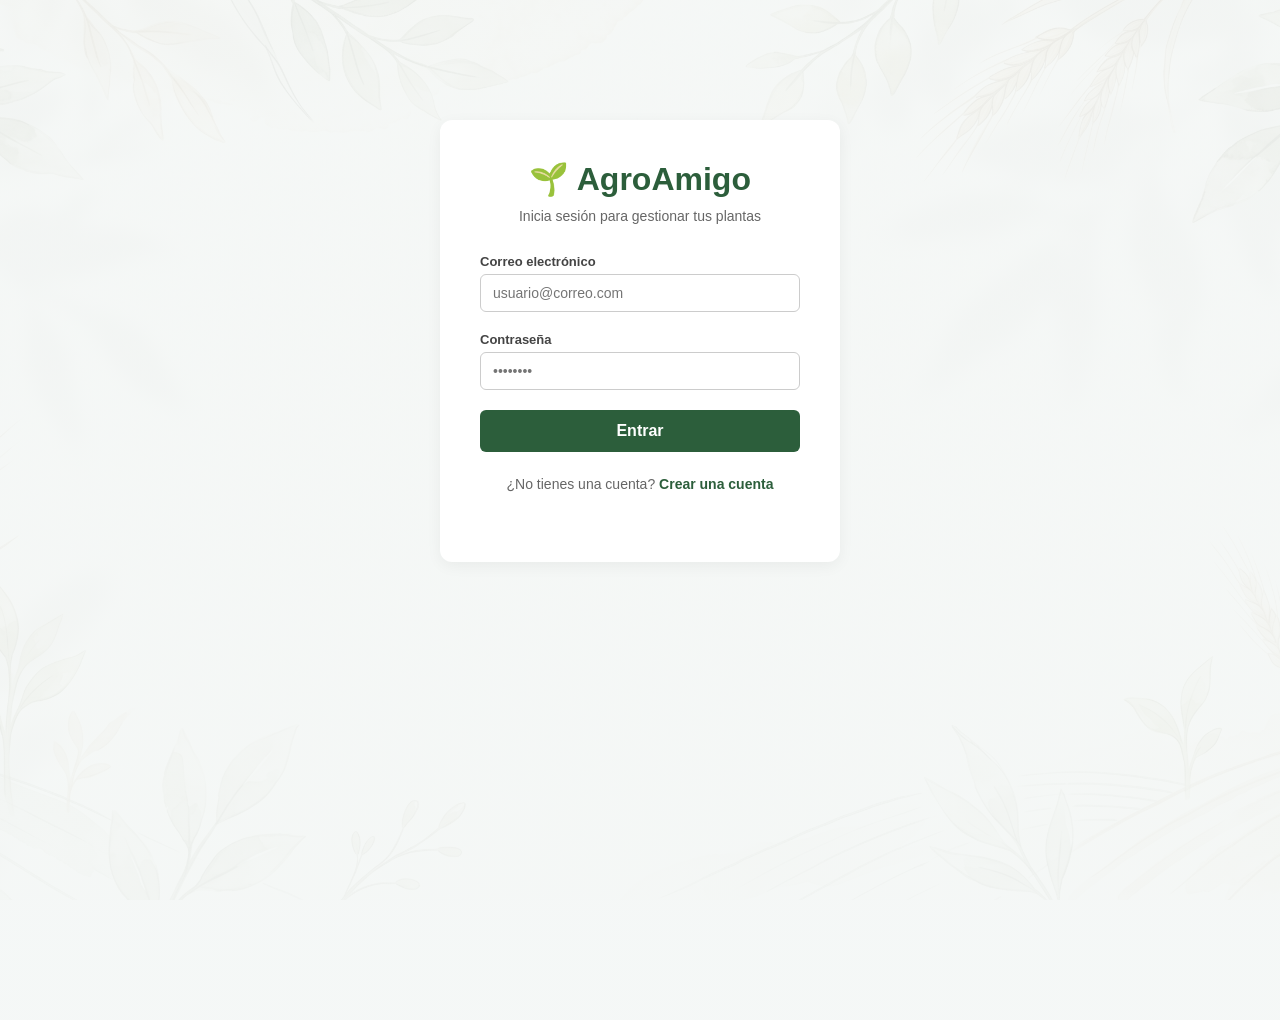
<file: index.html>
<!DOCTYPE html>
<html lang="es">
<head>
    <meta charset="UTF-8">
    <meta name="viewport" content="width=device-width, initial-scale=1.0">
    <title>AgroAmigo - Login</title>
    <link rel="stylesheet" href="styles.css">
</head>
<body>
    <div id="login-toast" class="login-toast" role="alert" aria-live="assertive" aria-atomic="true"></div>

    <div class="login-container">
        <h1>🌱 AgroAmigo</h1>
        <p>Inicia sesión para gestionar tus plantas</p>
        
        <form id="login-form" action="login.php" method="post" novalidate>
            <div class="input-group">
                <label for="email">Correo electrónico</label>
                <input type="email" id="email" name="email" placeholder="usuario@correo.com" required>
            </div>
            
            <div class="input-group">
                <label for="password">Contraseña</label>
                <input type="password" id="password" name="password" placeholder="••••••••" required>
            </div>
            
            <button type="submit" class="btn-login">Entrar</button>
        </form>

        <p class="account-prompt">¿No tienes una cuenta? <a href="signup.html">Crear una cuenta</a></p>
    </div>

    <script>
        const toast = document.getElementById('login-toast');
        const form = document.getElementById('login-form');
        const emailInput = document.getElementById('email');
        const messages = {
            missing_email: 'Escribe tu correo electrónico para continuar.',
            missing_password: 'Escribe tu contraseña para continuar.',
            invalid_email: 'El correo debe tener el formato nombre@dominio.com.',
            email_not_found: 'No encontramos ninguna cuenta con este correo.',
            incorrect_password: 'La contraseña es incorrecta.',
            server_error: 'Algo salió mal, inténtalo de nuevo en unos minutos.',
            registered: 'Cuenta creada correctamente. Ya puedes iniciar sesión.'
        };

        const params = new URLSearchParams(window.location.search);
        const errorKey = params.get('error');
        const registered = params.get('registered');

        if (params.has('email')) {
            emailInput.value = params.get('email') || '';
        }

        function showToast(message) {
            toast.textContent = message;
            toast.classList.add('show');
            window.setTimeout(() => toast.classList.remove('show'), 6500);
        }

        if (errorKey && messages[errorKey]) {
            showToast(messages[errorKey]);
        } else if (registered === '1') {
            showToast(messages.registered);
        }

        form.addEventListener('submit', (event) => {
            const passwordInput = document.getElementById('password');
            let message = '';

            if (!emailInput.value.trim()) {
                message = messages.missing_email;
            } else if (!emailInput.validity.valid) {
                message = messages.invalid_email;
            } else if (!passwordInput.value) {
                message = messages.missing_password;
            }

            if (message) {
                event.preventDefault();
                showToast(message);
                (message === messages.missing_email || message === messages.invalid_email ? emailInput : passwordInput).focus();
            }
        });

        if (errorKey || registered) {
            window.history.replaceState({}, document.title, window.location.pathname);
        }
    </script>
</body>
</html>
</file>
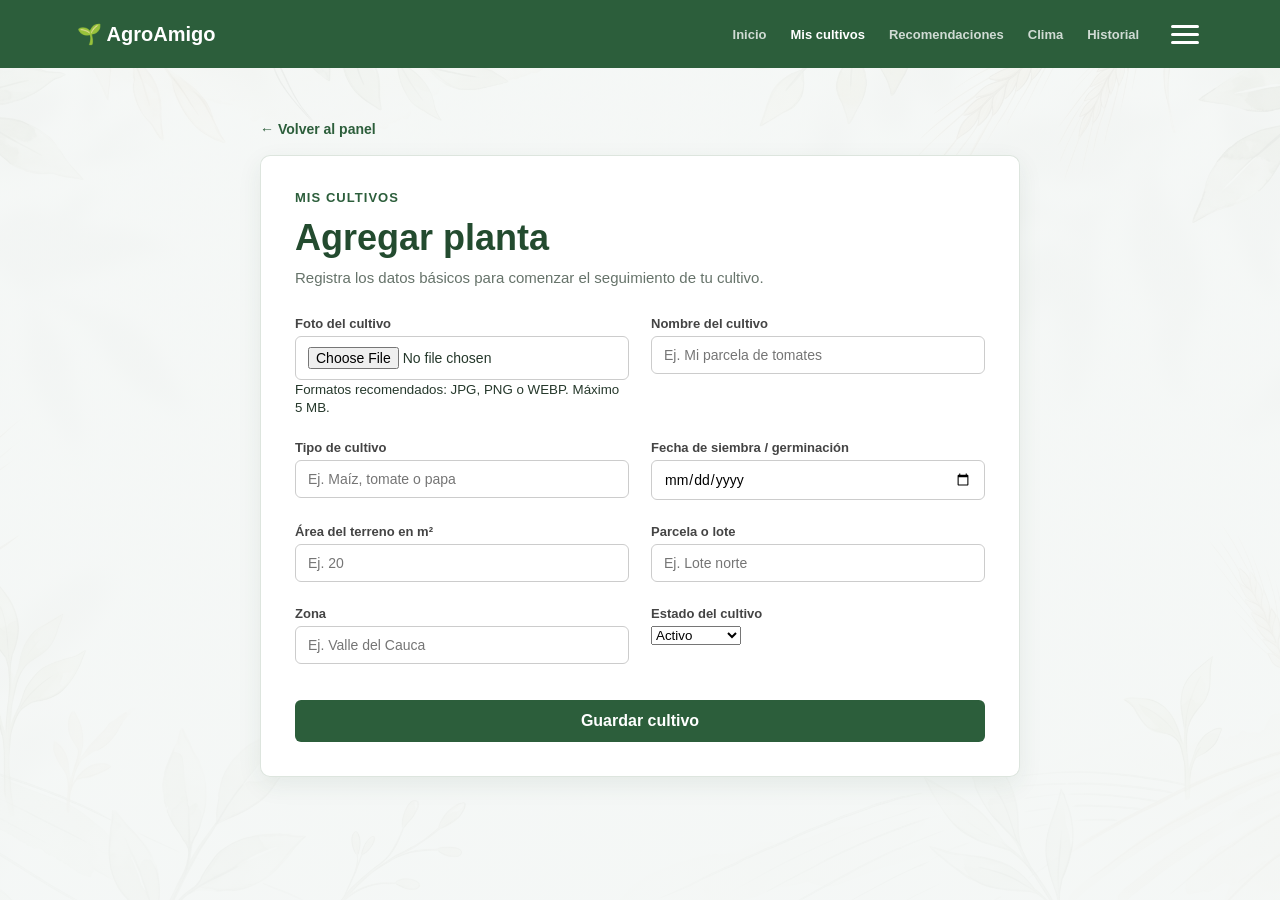
<file: add-plant.html>
<!DOCTYPE html>
<html lang="es">
<head>
    <meta charset="UTF-8">
    <meta name="viewport" content="width=device-width, initial-scale=1.0">
    <title>AgroAmigo - Agregar planta</title>
    <link rel="stylesheet" href="styles.css">
</head>
<body class="app-shell">
    <header class="topbar">
        <a class="brand" href="home.php">🌱 AgroAmigo</a>
        <nav class="desktop-nav" aria-label="Navegación principal">
            <a href="home.php">Inicio</a>
            <a class="active" href="add-plant.html">Mis cultivos</a>
            <a href="home.php#recomendaciones">Recomendaciones</a>
            <a href="home.php#clima">Clima</a>
            <a href="home.php#historial">Historial</a>
        </nav>
        <details class="menu-wrapper">
            <summary class="menu-button" aria-label="Abrir menú">
                <span></span><span></span><span></span>
            </summary>
            <nav class="dropdown-menu" aria-label="Menú móvil">
                <a href="home.php">Inicio</a>
                <a href="add-plant.html">Mis cultivos</a>
                <a href="home.php#recomendaciones">Recomendaciones</a>
                <a href="home.php#clima">Clima</a>
                <a href="home.php#historial">Historial</a>
                <a href="home.php#configuracion">⚙ Configuración</a>
            </nav>
        </details>
    </header>

    <main class="form-page">
        <a class="back-link" href="home.php">← Volver al panel</a>
        <section class="plant-card">
            <div class="section-heading">
                <p class="eyebrow">Mis cultivos</p>
                <h1>Agregar planta</h1>
                <p>Registra los datos básicos para comenzar el seguimiento de tu cultivo.</p>
            </div>
            <form class="full-plant-form" action="add-crop.php" method="post" enctype="multipart/form-data">
                <div class="input-group">
                    <label for="plant-photo">Foto del cultivo</label>
                    <input type="file" id="plant-photo" name="plant-photo" accept="image/*">
                    <small>Formatos recomendados: JPG, PNG o WEBP. Máximo 5 MB.</small>
                </div>
                <div class="input-group">
                    <label for="crop-name">Nombre del cultivo</label>
                    <input type="text" id="crop-name" name="crop-name" placeholder="Ej. Mi parcela de tomates" required>
                </div>
                <div class="input-group">
                    <label for="crop-type">Tipo de cultivo</label>
                    <input type="text" id="crop-type" name="crop-type" placeholder="Ej. Maíz, tomate o papa" required>
                </div>
                <div class="input-group">
                    <label for="initial-sowing-date">Fecha de siembra / germinación</label>
                    <input type="date" id="initial-sowing-date" name="initial-sowing-date" required>
                </div>
                <div class="input-group">
                    <label for="plot-size">Área del terreno en m²</label>
                    <input type="number" id="plot-size" name="plot-size" min="0" step="0.01" placeholder="Ej. 20" required>
                </div>
                <div class="input-group">
                    <label for="plot-location">Parcela o lote</label>
                    <input type="text" id="plot-location" name="plot-location" placeholder="Ej. Lote norte" required>
                </div>
                <div class="input-group">
                    <label for="crop-zone">Zona</label>
                    <input type="text" id="crop-zone" name="crop-zone" placeholder="Ej. Valle del Cauca">
                </div>
                <div class="input-group">
                    <label for="crop-status">Estado del cultivo</label>
                    <select id="crop-status" name="crop-status" required>
                        <option value="Activo">Activo</option>
                        <option value="En riesgo">En riesgo</option>
                        <option value="Cosechado">Cosechado</option>
                    </select>
                </div>
                <button type="submit" class="btn-login">Guardar cultivo</button>
            </form>
        </section>
    </main>
</body>
</html>
</file>
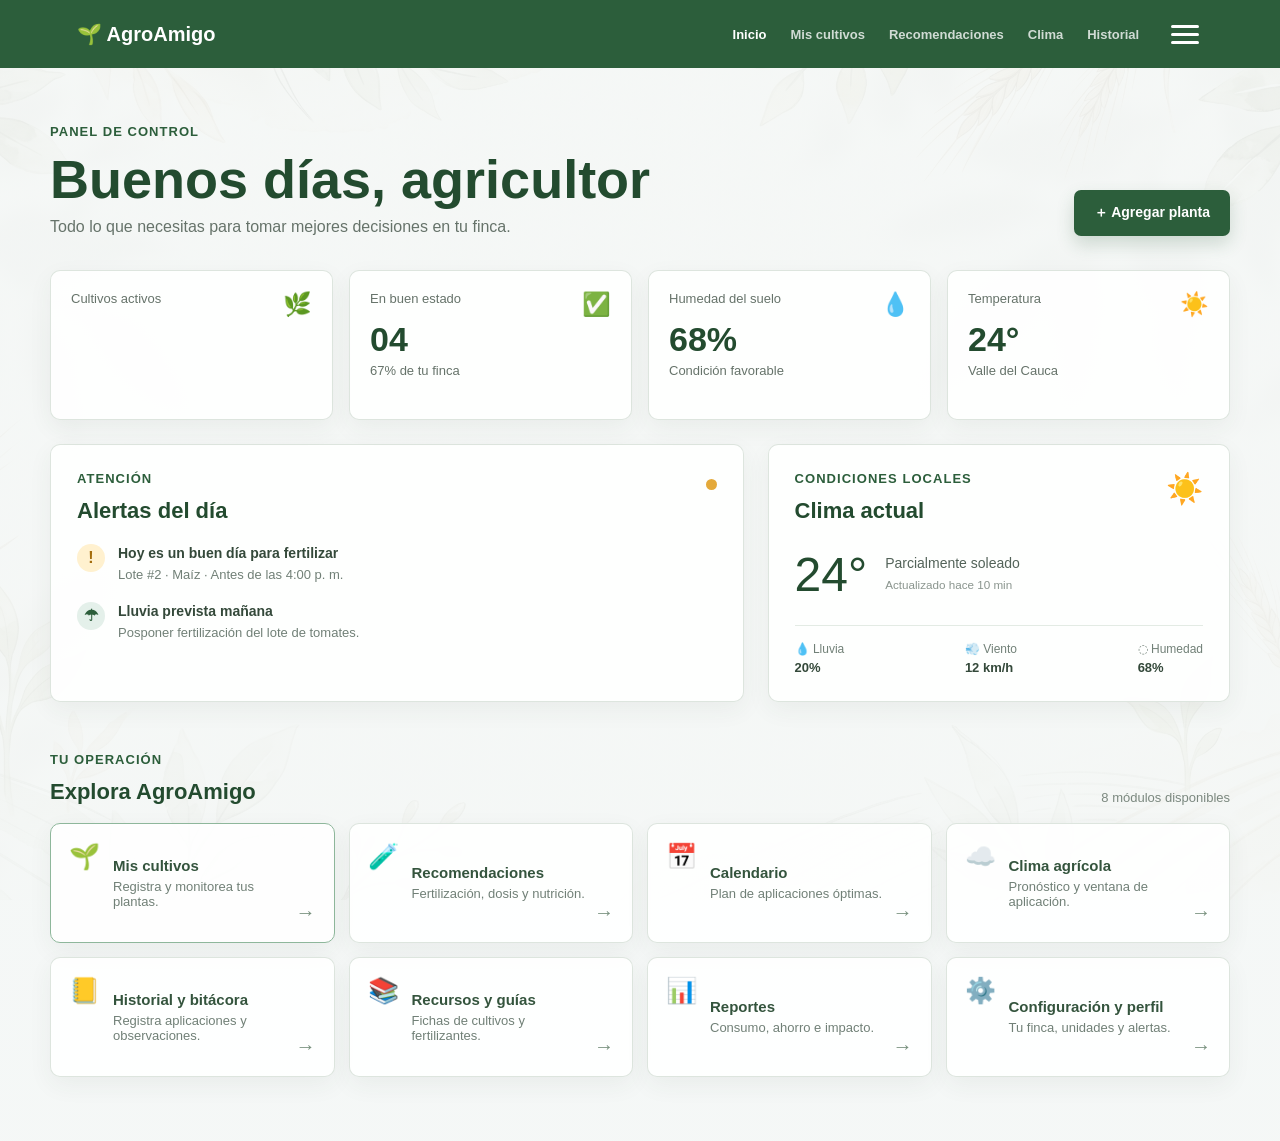
<file: home.html>
<!DOCTYPE html>
<html lang="es">
<head>
    <meta charset="UTF-8">
    <meta name="viewport" content="width=device-width, initial-scale=1.0">
    <title>AgroAmigo - Panel de control</title>
    <link rel="stylesheet" href="styles.css">
</head>
<body>
    <div id="crop-toast" class="login-toast success-toast" role="status" aria-live="polite" aria-atomic="true"></div>
    <header class="topbar">
        <a class="brand" href="home.php">🌱 AgroAmigo</a>
        <nav class="desktop-nav" aria-label="Navegación principal">
            <a class="active" href="home.php">Inicio</a>
            <a href="crops.php">Mis cultivos</a>
            <a href="#recomendaciones">Recomendaciones</a>
            <a href="#clima">Clima</a>
            <a href="#historial">Historial</a>
        </nav>
        <details class="menu-wrapper">
            <summary class="menu-button" aria-label="Abrir menú">
                <span></span><span></span><span></span>
            </summary>
            <nav class="dropdown-menu" aria-label="Menú móvil">
                <a href="home.php">Inicio</a>
                <a href="crops.php">Mis cultivos</a>
                <a href="#recomendaciones">Recomendaciones</a>
                <a href="#clima">Clima</a>
                <a href="#historial">Historial</a>
                <a href="#configuracion">⚙ Configuración</a>
            </nav>
        </details>
    </header>

    <main class="dashboard-page">
        <section class="dashboard-hero">
            <div>
                <p class="eyebrow">Panel de control</p>
                <h1>Buenos días, agricultor</h1>
                <p>Todo lo que necesitas para tomar mejores decisiones en tu finca.</p>
            </div>
            <a class="primary-action" href="add-plant.php">＋ Agregar planta</a>
        </section>

        <section class="summary-grid" aria-label="Resumen diario">
            <article class="stat-card"><span class="card-icon">🌿</span><p>Cultivos activos</p><strong><!-- active-crops-count --></strong><small><!-- active-crops-summary --></small></article>
            <article class="stat-card"><span class="card-icon">✅</span><p>En buen estado</p><strong>04</strong><small>67% de tu finca</small></article>
            <article class="stat-card"><span class="card-icon">💧</span><p>Humedad del suelo</p><strong>68%</strong><small>Condición favorable</small></article>
            <article class="stat-card"><span class="card-icon">☀️</span><p>Temperatura</p><strong>24°</strong><small>Valle del Cauca</small></article>
        </section>

        <!-- dynamic-crops -->

        <section class="dashboard-grid">
            <article class="dashboard-card alert-card">
                <div class="card-heading"><div><p class="eyebrow">Atención</p><h2>Alertas del día</h2></div><span class="status-dot warning"></span></div>
                <div class="alert-item"><span class="alert-symbol">!</span><div><strong>Hoy es un buen día para fertilizar</strong><p>Lote #2 · Maíz · Antes de las 4:00 p. m.</p></div></div>
                <div class="alert-item"><span class="alert-symbol rain">☂</span><div><strong>Lluvia prevista mañana</strong><p>Posponer fertilización del lote de tomates.</p></div></div>
            </article>
            <article class="dashboard-card weather-card" id="clima">
                <div class="card-heading"><div><p class="eyebrow">Condiciones locales</p><h2>Clima actual</h2></div><span class="weather-icon">☀️</span></div>
                <div class="weather-main"><strong>24°</strong><span>Parcialmente soleado<br><small>Actualizado hace 10 min</small></span></div>
                <div class="weather-details"><span>💧 Lluvia <b>20%</b></span><span>💨 Viento <b>12 km/h</b></span><span>◌ Humedad <b>68%</b></span></div>
            </article>
        </section>

        <section class="module-section">
            <div class="section-title"><div><p class="eyebrow">Tu operación</p><h2>Explora AgroAmigo</h2></div><span>8 módulos disponibles</span></div>
            <div class="module-grid">
                <a class="module-card featured" href="crops.php"><span>🌱</span><div><h3>Mis cultivos</h3><p>Registra y monitorea tus plantas.</p></div><b>→</b></a>
                <article class="module-card" id="recomendaciones"><span>🧪</span><div><h3>Recomendaciones</h3><p>Fertilización, dosis y nutrición.</p></div><b>→</b></article>
                <article class="module-card"><span>📅</span><div><h3>Calendario</h3><p>Plan de aplicaciones óptimas.</p></div><b>→</b></article>
                <article class="module-card"><span>☁️</span><div><h3>Clima agrícola</h3><p>Pronóstico y ventana de aplicación.</p></div><b>→</b></article>
                <article class="module-card" id="historial"><span>📒</span><div><h3>Historial y bitácora</h3><p>Registra aplicaciones y observaciones.</p></div><b>→</b></article>
                <article class="module-card"><span>📚</span><div><h3>Recursos y guías</h3><p>Fichas de cultivos y fertilizantes.</p></div><b>→</b></article>
                <article class="module-card"><span>📊</span><div><h3>Reportes</h3><p>Consumo, ahorro e impacto.</p></div><b>→</b></article>
                <article class="module-card" id="configuracion"><span>⚙️</span><div><h3>Configuración y perfil</h3><p>Tu finca, unidades y alertas.</p></div><b>→</b></article>
            </div>
        </section>
    </main>
    <script>
        const cropAdded = new URLSearchParams(window.location.search).get('crop_added');
        if (cropAdded === '1') {
            const toast = document.getElementById('crop-toast');
            toast.textContent = 'Cultivo agregado correctamente.';
            toast.classList.add('show');
            window.setTimeout(() => toast.classList.remove('show'), 6500);

            const currentUrl = new URL(window.location.href);
            currentUrl.searchParams.delete('crop_added');
            window.history.replaceState({}, document.title, currentUrl.pathname + currentUrl.search + currentUrl.hash);
        }
    </script>
</body>
</html>
</file>
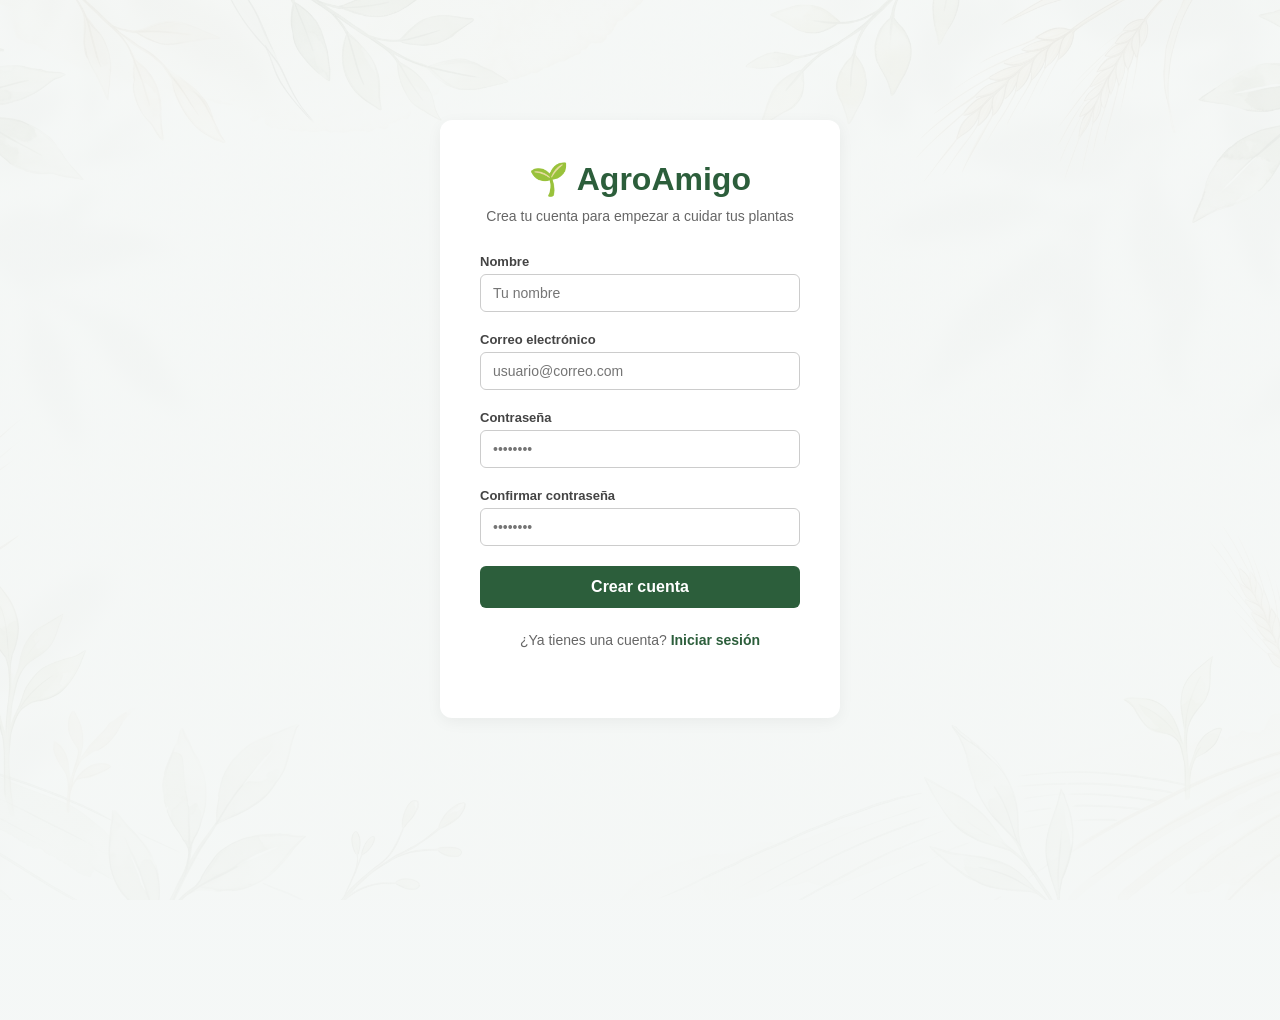
<file: signup.html>
<!DOCTYPE html>
<html lang="es">
<head>
    <meta charset="UTF-8">
    <meta name="viewport" content="width=device-width, initial-scale=1.0">
    <title>AgroAmigo - Crear cuenta</title>
    <link rel="stylesheet" href="styles.css">
</head>
<body>
    <div id="login-toast" class="login-toast" role="alert" aria-live="assertive" aria-atomic="true"></div>

    <div class="login-container">
        <h1>🌱 AgroAmigo</h1>
        <p>Crea tu cuenta para empezar a cuidar tus plantas</p>

        <form id="signup-form" action="signup.php" method="post" novalidate>
            <div class="input-group">
                <label for="name">Nombre</label>
                <input type="text" id="name" name="name" placeholder="Tu nombre" required>
            </div>

            <div class="input-group">
                <label for="email">Correo electrónico</label>
                <input type="email" id="email" name="email" placeholder="usuario@correo.com" required>
            </div>

            <div class="input-group">
                <label for="password">Contraseña</label>
                <input type="password" id="password" name="password" placeholder="••••••••" required>
            </div>

            <div class="input-group">
                <label for="confirm-password">Confirmar contraseña</label>
                <input type="password" id="confirm-password" name="confirm-password" placeholder="••••••••" required>
            </div>

            <button type="submit" class="btn-login">Crear cuenta</button>
        </form>

        <p class="account-prompt">¿Ya tienes una cuenta? <a href="index.html">Iniciar sesión</a></p>
    </div>

    <script>
        const params = new URLSearchParams(window.location.search);
        const toast = document.getElementById('login-toast');
        const form = document.getElementById('signup-form');
        const nameInput = document.getElementById('name');
        const emailInput = document.getElementById('email');
        const passwordInput = document.getElementById('password');
        const confirmationInput = document.getElementById('confirm-password');
        const messages = {
            missing_name: 'Escribe tu nombre para crear la cuenta.',
            missing_email: 'Escribe tu correo electrónico para continuar.',
            invalid_email: 'El correo debe tener el formato nombre@dominio.com.',
            missing_password: 'Escribe una contraseña para continuar.',
            short_password: 'La contraseña debe tener al menos 8 caracteres.',
            missing_confirmation: 'Confirma tu contraseña para continuar.',
            password_mismatch: 'Las contraseñas no coinciden.',
            email_registered: 'Este correo ya tiene una cuenta.',
            server_error: 'Algo salió mal, inténtalo de nuevo en unos minutos.'
        };

        nameInput.value = params.get('name') || '';
        emailInput.value = params.get('email') || '';

        function showToast(message) {
            toast.textContent = message;
            toast.classList.add('show');
            window.setTimeout(() => toast.classList.remove('show'), 6500);
        }

        if (params.get('error') && messages[params.get('error')]) {
            showToast(messages[params.get('error')]);
        }

        form.addEventListener('submit', (event) => {
            let message = '';
            let field = nameInput;

            if (!nameInput.value.trim()) {
                message = messages.missing_name;
            } else if (!emailInput.value.trim()) {
                message = messages.missing_email;
                field = emailInput;
            } else if (!emailInput.validity.valid) {
                message = messages.invalid_email;
                field = emailInput;
            } else if (!passwordInput.value) {
                message = messages.missing_password;
                field = passwordInput;
            } else if (passwordInput.value.length < 8) {
                message = messages.short_password;
                field = passwordInput;
            } else if (!confirmationInput.value) {
                message = messages.missing_confirmation;
                field = confirmationInput;
            } else if (passwordInput.value !== confirmationInput.value) {
                message = messages.password_mismatch;
                field = confirmationInput;
            }

            if (message) {
                event.preventDefault();
                showToast(message);
                field.focus();
            }
        });

        if (params.has('error')) {
            window.history.replaceState({}, document.title, window.location.pathname);
        }
    </script>
</body>
</html>
</file>
<file: styles.css>
* {
    margin: 0;
    padding: 0;
    box-sizing: border-box;
    font-family: 'Segoe UI', Tahoma, Geneva, Verdana, sans-serif;
}

body {
    min-height: 100vh;
    background: linear-gradient(rgba(244, 247, 246, 0.88), rgba(244, 247, 246, 0.94)), url("assets/bgImg_1.jpg") center / cover fixed;
    color: #25382b;
}

.login-toast {
    position: fixed;
    top: 20px;
    left: 50%;
    z-index: 50;
    display: none;
    max-width: min(420px, calc(100vw - 32px));
    padding: 12px 18px;
    border: 1px solid rgba(166, 33, 33, 0.15);
    border-radius: 12px;
    background: rgba(255, 244, 244, 0.97);
    box-shadow: 0 12px 30px rgba(22, 34, 26, 0.12);
    color: #7d1f1f;
    font-size: 14px;
    font-weight: 600;
    text-align: center;
    transform: translateX(-50%) translateY(-8px);
    opacity: 0;
    transition: opacity 0.2s ease, transform 0.2s ease;
}

.login-toast.show {
    display: block;
    opacity: 1;
    transform: translateX(-50%) translateY(0);
}

.success-toast {
    border-color: rgba(35, 75, 47, 0.18);
    background: rgba(236, 248, 238, 0.98);
    color: #234b2f;
}

.topbar {
    position: fixed;
    top: 0;
    right: 0;
    left: 0;
    z-index: 10;
    display: flex;
    align-items: center;
    justify-content: space-between;
    height: 68px;
    padding: 0 6vw;
    background-color: #2c5e3b;
    color: white;
}

.brand {
    color: white;
    font-size: 20px;
    font-weight: 700;
    text-decoration: none;
}

.desktop-nav {
    display: flex;
    align-items: center;
    gap: 24px;
    margin-left: auto;
    margin-right: 28px;
}

.desktop-nav a {
    color: rgba(255, 255, 255, 0.78);
    font-size: 13px;
    font-weight: 600;
    text-decoration: none;
}

.desktop-nav a:hover,
.desktop-nav a.active {
    color: white;
}

.menu-wrapper {
    position: relative;
}

.menu-button {
    display: flex;
    flex-direction: column;
    gap: 5px;
    width: 36px;
    padding: 7px 4px;
    cursor: pointer;
    list-style: none;
}

.menu-button::-webkit-details-marker {
    display: none;
}

.menu-button span {
    display: block;
    width: 28px;
    height: 3px;
    border-radius: 2px;
    background-color: white;
}

.dropdown-menu {
    position: absolute;
    top: 48px;
    right: 0;
    display: grid;
    min-width: 160px;
    padding: 8px 0;
    border-radius: 6px;
    background-color: white;
    box-shadow: 0 5px 18px rgba(0, 0, 0, 0.16);
}

.dropdown-menu a {
    padding: 10px 16px;
    color: #2c5e3b;
    font-size: 14px;
    text-decoration: none;
}

.dropdown-menu a:hover {
    background-color: #f0f5f1;
}

.dashboard-page {
    width: min(100% - 48px, 1180px);
    margin: 0 auto;
    padding: 124px 0 64px;
}

.dashboard-hero {
    display: flex;
    align-items: end;
    justify-content: space-between;
    gap: 28px;
    margin-bottom: 34px;
}

.dashboard-hero h1 {
    margin-bottom: 10px;
    color: #234b2f;
    font-size: clamp(32px, 5vw, 54px);
    line-height: 1.05;
}

.dashboard-hero > div > p:last-child {
    color: #66736a;
    font-size: 16px;
}

.primary-action {
    flex: 0 0 auto;
    padding: 14px 20px;
    border-radius: 7px;
    background-color: #2c5e3b;
    color: white;
    font-size: 14px;
    font-weight: 700;
    text-decoration: none;
    box-shadow: 0 8px 18px rgba(44, 94, 59, 0.2);
}

.primary-action:hover {
    background-color: #1e4027;
}

.summary-grid {
    display: grid;
    grid-template-columns: repeat(4, 1fr);
    gap: 16px;
    margin-bottom: 24px;
}

.stat-card,
.dashboard-card,
.module-card {
    border: 1px solid rgba(215, 225, 217, 0.85);
    border-radius: 10px;
    background: rgba(255, 255, 255, 0.9);
    box-shadow: 0 8px 24px rgba(43, 72, 50, 0.06);
}

.stat-card {
    position: relative;
    min-height: 150px;
    padding: 20px;
}

.card-icon {
    float: right;
    font-size: 23px;
}

.stat-card p,
.stat-card small {
    display: block;
    color: #66736a;
    font-size: 13px;
}

.stat-card strong {
    display: block;
    margin: 14px 0 4px;
    color: #234b2f;
    font-size: 34px;
}

.dashboard-grid {
    display: grid;
    grid-template-columns: 1.2fr 0.8fr;
    gap: 24px;
    margin-bottom: 42px;
}

.dashboard-card {
    min-height: 245px;
    padding: 26px;
}

.card-heading,
.section-title {
    display: flex;
    align-items: start;
    justify-content: space-between;
    gap: 16px;
}

.card-heading h2,
.section-title h2 {
    color: #234b2f;
    font-size: 22px;
}

.status-dot {
    width: 11px;
    height: 11px;
    margin-top: 8px;
    border-radius: 50%;
    background: #e4a93a;
}

.alert-item {
    display: flex;
    gap: 13px;
    margin-top: 20px;
}

.alert-symbol {
    display: grid;
    flex: 0 0 28px;
    place-items: center;
    width: 28px;
    height: 28px;
    border-radius: 50%;
    background: #fff1cf;
    color: #a46d0d;
    font-weight: 800;
}

.alert-symbol.rain {
    background: #e4f0ea;
    color: #2c5e3b;
}

.alert-item strong {
    color: #34493a;
    font-size: 14px;
}

.alert-item p,
.module-card p {
    margin-top: 5px;
    color: #718077;
    font-size: 13px;
}

.weather-icon {
    font-size: 30px;
}

.weather-main {
    display: flex;
    align-items: center;
    gap: 18px;
    margin: 23px 0;
}

.weather-main > strong {
    color: #234b2f;
    font-size: 48px;
    font-weight: 500;
}

.weather-main span {
    color: #536359;
    font-size: 14px;
    line-height: 1.5;
}

.weather-main small {
    color: #8a958e;
}

.weather-details {
    display: flex;
    justify-content: space-between;
    padding-top: 16px;
    border-top: 1px solid #e3ebe4;
    color: #718077;
    font-size: 12px;
}

.weather-details b {
    display: block;
    margin-top: 4px;
    color: #34493a;
    font-size: 13px;
}

.module-section {
    padding-top: 8px;
}

.crops-section {
    margin-bottom: 42px;
}

.section-link {
    color: #2c5e3b;
    font-size: 13px;
    font-weight: 700;
    text-decoration: none;
}

.section-link:hover {
    text-decoration: underline;
}

.section-actions {
    display: flex;
    align-items: center;
    gap: 16px;
}

.crops-grid {
    display: grid;
    grid-template-columns: repeat(3, 1fr);
    gap: 16px;
}

.crop-card {
    overflow: hidden;
    border: 1px solid rgba(215, 225, 217, 0.85);
    border-radius: 10px;
    background: rgba(255, 255, 255, 0.94);
    box-shadow: 0 8px 24px rgba(43, 72, 50, 0.06);
}

.crop-photo {
    display: block;
    width: 100%;
    height: 170px;
    object-fit: cover;
    background: #e4f0e7;
}

.crop-photo-empty {
    display: grid;
    place-items: center;
    color: #6a9878;
    font-size: 42px;
}

.crop-card-body {
    padding: 18px;
}

.crop-card-heading {
    display: flex;
    align-items: start;
    justify-content: space-between;
    gap: 12px;
}

.crop-card-heading .eyebrow {
    margin-bottom: 5px;
    font-size: 11px;
}

.crop-card h3 {
    color: #234b2f;
    font-size: 19px;
}

.crop-status {
    flex: 0 0 auto;
    padding: 5px 8px;
    border-radius: 999px;
    background: #e4f0e7;
    color: #2c5e3b;
    font-size: 11px;
    font-weight: 700;
}

.crop-status-active {
    background: #e4f0e7;
    color: #2c5e3b;
}

.crop-status-risk {
    background: #fff1cf;
    color: #a46d0d;
}

.crop-status-inactive {
    background: #f1ece1;
    color: #806b3f;
}

.crop-details {
    display: grid;
    grid-template-columns: 1fr 1fr;
    gap: 12px;
    margin-top: 18px;
}

.crop-details dt {
    color: #87938b;
    font-size: 11px;
}

.crop-details dd {
    margin-top: 3px;
    overflow-wrap: anywhere;
    color: #34493a;
    font-size: 12px;
    font-weight: 600;
}

.empty-crops {
    display: grid;
    justify-items: center;
    gap: 12px;
    padding: 34px;
    border: 1px dashed #a9c5af;
    border-radius: 10px;
    background: rgba(255, 255, 255, 0.7);
    color: #66736a;
    text-align: center;
}

.empty-crops > span {
    font-size: 30px;
}

.crop-actions {
    display: flex;
    flex-wrap: wrap;
    align-items: center;
    gap: 12px;
    margin-top: 20px;
    padding-top: 14px;
    border-top: 1px solid #e3ebe4;
}

.crop-actions form {
    display: inline;
}

.text-button {
    padding: 0;
    border: 0;
    background: transparent;
    color: #2c5e3b;
    font: inherit;
    font-size: 13px;
    font-weight: 700;
    cursor: pointer;
}

.text-button:hover {
    text-decoration: underline;
}

.text-button.danger {
    color: #a04b42;
}

.delete-dialog {
    position: fixed;
    top: 50%;
    left: 50%;
    margin: 0;
    width: min(100% - 32px, 440px);
    padding: 0;
    border: 0;
    border-radius: 10px;
    background: transparent;
    box-shadow: 0 20px 60px rgba(25, 48, 31, 0.25);
    transform: translate(-50%, -50%);
}

.delete-dialog::backdrop {
    background: rgba(24, 39, 28, 0.48);
}

.delete-dialog-card {
    position: relative;
    padding: 30px;
    background: #ffffff;
    color: #34493a;
}

.delete-dialog-card h2 {
    margin-bottom: 12px;
    color: #234b2f;
    font-size: 24px;
}

.delete-dialog-card > p:not(.eyebrow):not(.delete-warning) {
    color: #66736a;
    font-size: 14px;
    line-height: 1.5;
}

.delete-warning {
    margin-top: 16px;
    color: #a04b42;
    font-size: 14px;
    font-weight: 700;
}

.dialog-close {
    position: absolute;
    top: 14px;
    right: 16px;
    width: 30px;
    height: 30px;
    border: 0;
    background: transparent;
    color: #66736a;
    font-size: 25px;
    line-height: 1;
    cursor: pointer;
}

.dialog-actions {
    display: flex;
    justify-content: end;
    gap: 12px;
    margin-top: 24px;
}

.secondary-button,
.danger-button {
    padding: 10px 14px;
    border-radius: 6px;
    font: inherit;
    font-size: 13px;
    font-weight: 700;
    cursor: pointer;
}

.secondary-button {
    border: 1px solid #c7d5ca;
    background: #ffffff;
    color: #2c5e3b;
}

.danger-button {
    border: 1px solid #a04b42;
    background: #a04b42;
    color: #ffffff;
}

.library-page {
    width: min(100% - 48px, 1180px);
    margin: 0 auto;
    padding: 120px 0 64px;
}

.library-heading {
    display: flex;
    align-items: end;
    justify-content: space-between;
    gap: 28px;
    margin-bottom: 32px;
}

.library-heading h1 {
    margin-bottom: 10px;
    color: #234b2f;
    font-size: clamp(32px, 5vw, 50px);
    line-height: 1.05;
}

.library-heading p:last-child {
    color: #66736a;
    font-size: 16px;
}

.library-grid {
    grid-template-columns: repeat(3, 1fr);
}

.empty-crops .primary-action {
    padding: 10px 14px;
    font-size: 13px;
}

.section-title {
    align-items: end;
    margin-bottom: 18px;
}

.section-title > span {
    color: #7b887f;
    font-size: 13px;
}

.module-grid {
    display: grid;
    grid-template-columns: repeat(4, 1fr);
    gap: 14px;
}

.module-card {
    display: flex;
    align-items: center;
    min-height: 120px;
    padding: 18px;
    color: inherit;
    text-decoration: none;
}

.module-card > span {
    align-self: start;
    margin-right: 13px;
    font-size: 25px;
}

.module-card h3 {
    color: #34543d;
    font-size: 15px;
}

.module-card > b {
    align-self: end;
    margin-left: auto;
    color: #78917e;
    font-size: 20px;
}

.module-card:hover,
.module-card.featured {
    border-color: #8eb79b;
}

.form-page {
    width: min(100% - 48px, 760px);
    margin: 0 auto;
    padding: 120px 0 60px;
}

.back-link {
    display: inline-block;
    margin-bottom: 18px;
    color: #2c5e3b;
    font-size: 14px;
    font-weight: 600;
    text-decoration: none;
}

.plant-card {
    padding: 34px;
    border: 1px solid rgba(215, 225, 217, 0.85);
    border-radius: 10px;
    background: rgba(255, 255, 255, 0.94);
    box-shadow: 0 8px 24px rgba(43, 72, 50, 0.08);
}

.section-heading {
    margin-bottom: 30px;
}

.section-heading h1 {
    margin-bottom: 10px;
    color: #234b2f;
    font-size: 36px;
}

.section-heading > p:last-child {
    color: #66736a;
    font-size: 15px;
}

.full-plant-form {
    display: grid;
    grid-template-columns: 1fr 1fr;
    gap: 4px 22px;
}

.full-plant-form .btn-login {
    grid-column: 1 / -1;
    margin-top: 12px;
}

@media (max-width: 820px) {
    .summary-grid,
    .crops-grid {
        grid-template-columns: repeat(2, 1fr);
    }

    .dashboard-grid {
        grid-template-columns: 1fr;
    }
}

@media (max-width: 560px) {
    .desktop-nav {
        display: none;
    }

    .summary-grid,
    .crops-grid,
    .full-plant-form {
        grid-template-columns: 1fr;
    }

    .dashboard-page,
    .form-page,
    .library-page {
        width: min(100% - 32px, 760px);
    }

    .dashboard-hero {
        align-items: start;
        flex-direction: column;
    }

    .primary-action {
        width: 100%;
        text-align: center;
    }

    .section-actions,
    .library-heading {
        align-items: start;
        flex-direction: column;
    }

    .plant-card {
        padding: 24px 18px;
    }
}

.eyebrow {
    margin-bottom: 12px;
    color: #2c5e3b;
    font-size: 13px;
    font-weight: 700;
    letter-spacing: 0.08em;
    text-transform: uppercase;
}

.welcome-section h1 {
    margin-bottom: 14px;
    color: #234b2f;
    font-size: clamp(30px, 5vw, 48px);
    line-height: 1.1;
}

.welcome-section > p:last-child {
    max-width: 520px;
    color: #66736a;
    font-size: 17px;
    line-height: 1.6;
}

.login-container {
    background: white;
    padding: 40px;
    border-radius: 12px;
    box-shadow: 0 4px 15px rgba(0, 0, 0, 0.05);
    width: 100%;
    max-width: 400px;
    text-align: center;
    margin: 120px auto 40px;
}

.login-container h1 {
    color: #2c5e3b;
    margin-bottom: 10px;
}

.login-container p {
    color: #666;
    font-size: 14px;
    margin-bottom: 30px;
}

.input-group {
    text-align: left;
    margin-bottom: 20px;
}

.input-group label {
    display: block;
    font-size: 13px;
    font-weight: 600;
    color: #444;
    margin-bottom: 5px;
}

.input-group input {
    width: 100%;
    padding: 10px 12px;
    border: 1px solid #ccc;
    border-radius: 6px;
    font-size: 14px;
    outline: none;
    transition: border-color 0.2s;
}

.input-group input:focus {
    border-color: #2c5e3b;
}

.btn-login {
    width: 100%;
    padding: 12px;
    background-color: #2c5e3b;
    color: white;
    border: none;
    border-radius: 6px;
    font-size: 16px;
    font-weight: 600;
    cursor: pointer;
    transition: background-color 0.2s;
}

.btn-login:hover {
    background-color: #1e4027;
}

.account-prompt {
    color: #666;
    font-size: 14px;
    margin-top: 24px;
}

.account-prompt a {
    color: #2c5e3b;
    font-weight: 600;
    text-decoration: none;
}

.account-prompt a:hover {
    text-decoration: underline;
}
</file>
